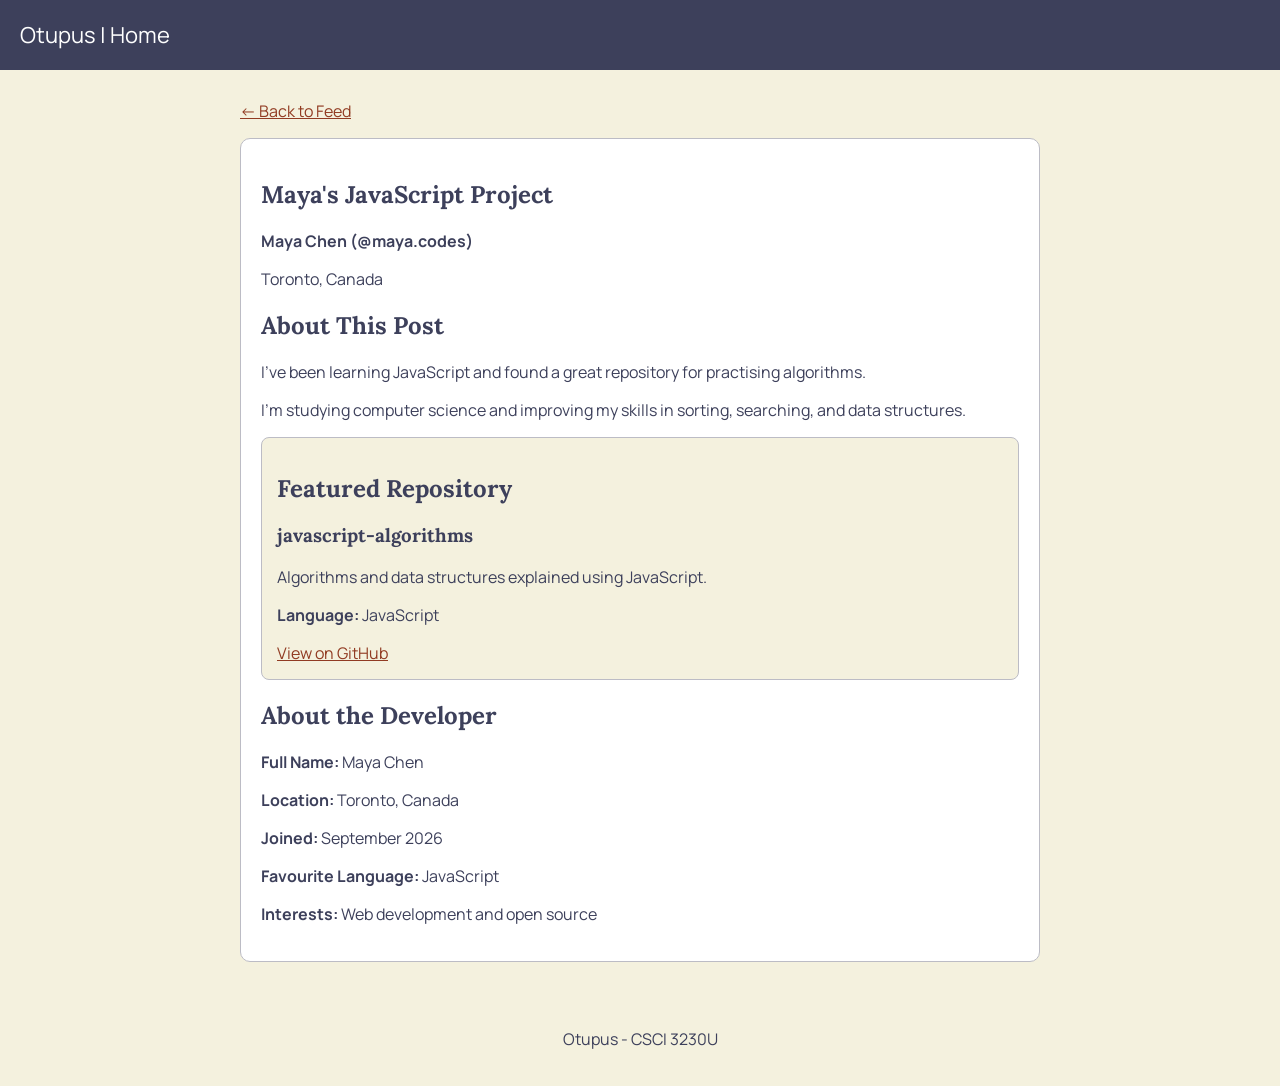
<file: html_prototype/demo/detailed-post.html>
<!doctype html>
<html lang="en">
  <head>
    <meta charset="UTF-8" />
    <meta name="viewport" content="width=device-width, initial-scale=1" />
    <title>Otupus - Full Post</title>
    <link rel="stylesheet" href="style.css" />
  </head>
  <body>
    <!-- website menu -->
    <header>
      <nav aria-label="Main navigation">
        <a href="homepage.html">Otupus | Home</a>
      </nav>
    </header>

    <main>
      <!-- this returns to homepage.html -->
      <p><a href="homepage.html">← Back to Feed</a></p>

      <!-- full developer post -->
      <article>
        <h1>Maya's JavaScript Project</h1>
        <p><strong>Maya Chen (@maya.codes)</strong></p>
        <p>Toronto, Canada</p>

        <h2>About This Post</h2>
        <p>
          I've been learning JavaScript and found a great repository for
          practising algorithms.
        </p>
        <p>
          I'm studying computer science and improving my skills in sorting,
          searching, and data structures.
        </p>

        <!-- github repository details -->
        <section>
          <h2>Featured Repository</h2>
          <h3>javascript-algorithms</h3>
          <p>Algorithms and data structures explained using JavaScript.</p>
          <p><strong>Language:</strong> JavaScript</p>
          <a href="https://github.com/trekhleb/javascript-algorithms"
            >View on GitHub</a
          >
        </section>

        <!-- fictional developer details -->
        <h2>About the Developer</h2>
        <p><strong>Full Name:</strong> Maya Chen</p>
        <p><strong>Location:</strong> Toronto, Canada</p>
        <p><strong>Joined:</strong> September 2026</p>
        <p><strong>Favourite Language:</strong> JavaScript</p>
        <p><strong>Interests:</strong> Web development and open source</p>
      </article>
    </main>

    <!-- bottom of website -->
    <footer>
      <p>Otupus - CSCI 3230U</p>
    </footer>
  </body>
</html>
</file>
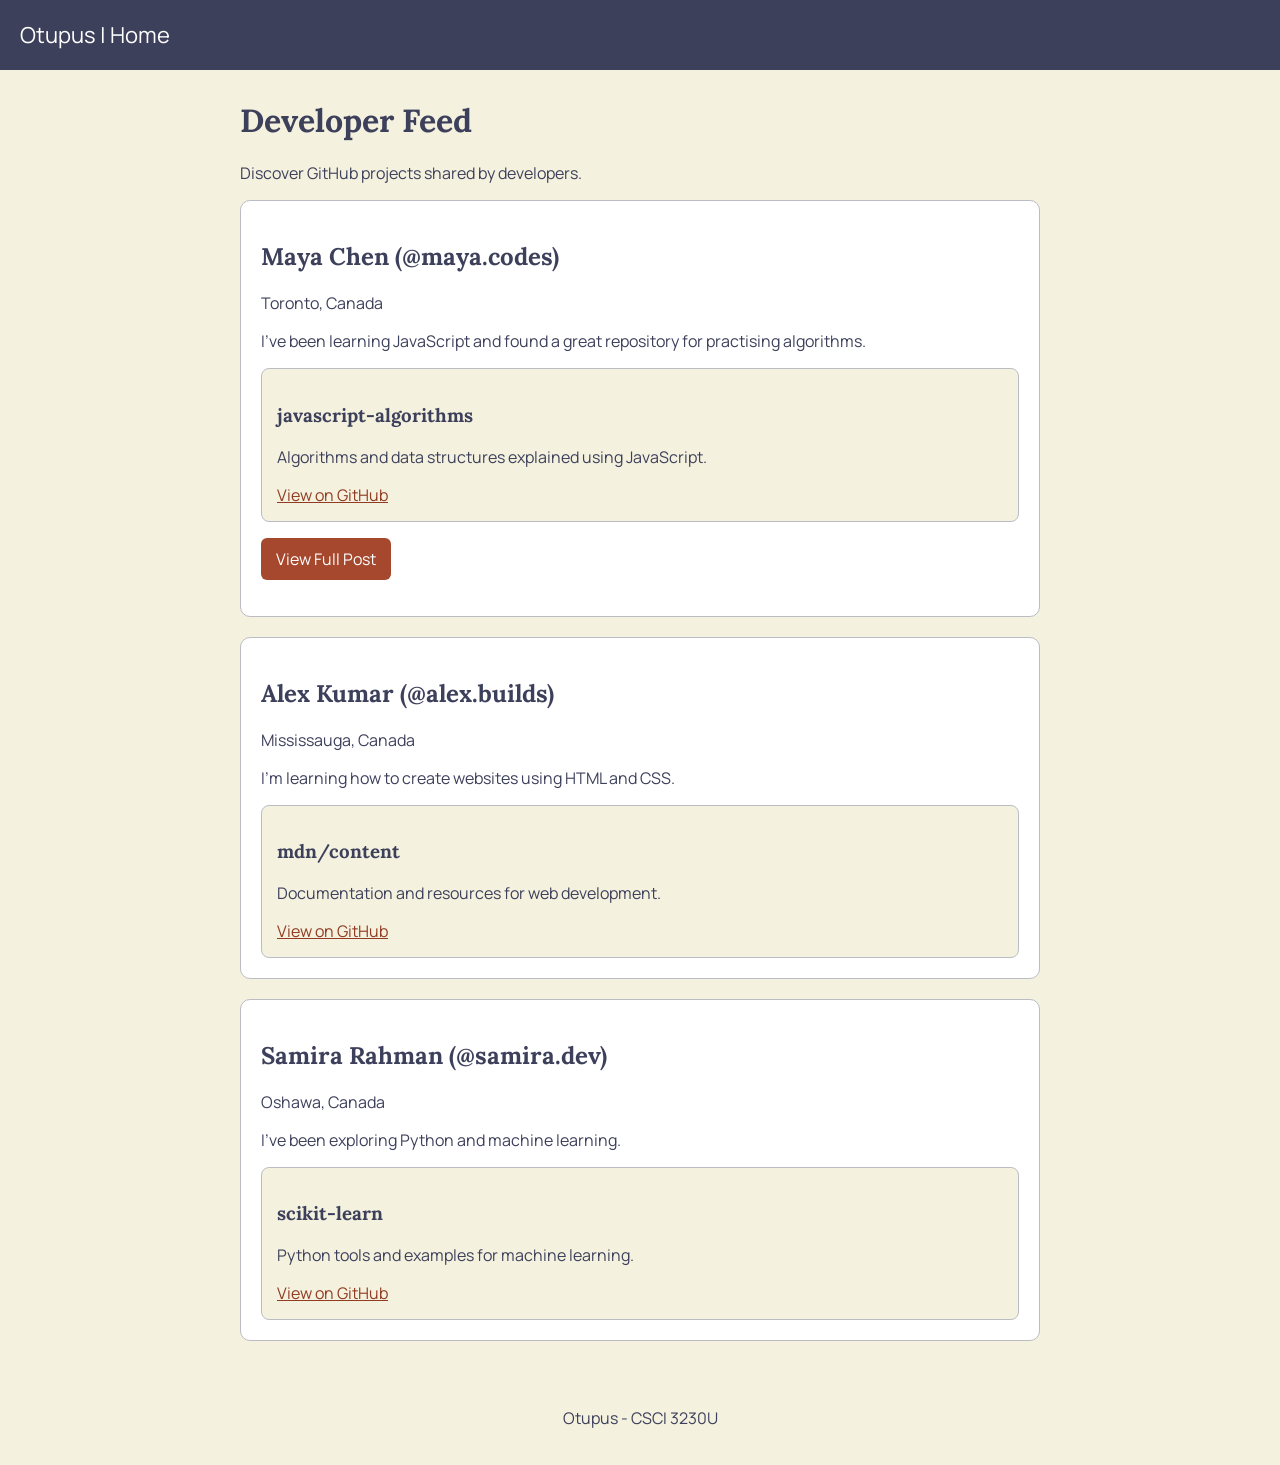
<file: html_prototype/demo/homepage.html>
<!doctype html>
<html lang="en">
  <head>
    <meta charset="UTF-8" />
    <meta name="viewport" content="width=device-width, initial-scale=1" />
    <title>Otupus - Home</title>
    <link rel="stylesheet" href="style.css" />
  </head>
  <body>
    <!-- website menu -->
    <header>
      <nav aria-label="Main navigation">
        <a href="homepage.html">Otupus | Home</a>
      </nav>
    </header>

    <main>
      <h1>Developer Feed</h1>
      <p>Discover GitHub projects shared by developers.</p>

      <!-- first developer post -->
      <article>
        <h2>Maya Chen (@maya.codes)</h2>
        <p>Toronto, Canada</p>
        <p>
          I've been learning JavaScript and found a great repository for
          practising algorithms.
        </p>

        <section>
          <h3>javascript-algorithms</h3>
          <p>Algorithms and data structures explained using JavaScript.</p>
          <a href="https://github.com/trekhleb/javascript-algorithms"
            >View on GitHub</a
          >
        </section>

        <!-- this opens detailed-post.html -->
        <p><a class="button" href="detailed-post.html">View Full Post</a></p>
      </article>

      <!-- second developer post -->
      <article>
        <h2>Alex Kumar (@alex.builds)</h2>
        <p>Mississauga, Canada</p>
        <p>I'm learning how to create websites using HTML and CSS.</p>

        <section>
          <h3>mdn/content</h3>
          <p>Documentation and resources for web development.</p>
          <a href="https://github.com/mdn/content">View on GitHub</a>
        </section>
      </article>

      <!-- third developer post -->
      <article>
        <h2>Samira Rahman (@samira.dev)</h2>
        <p>Oshawa, Canada</p>
        <p>I've been exploring Python and machine learning.</p>

        <section>
          <h3>scikit-learn</h3>
          <p>Python tools and examples for machine learning.</p>
          <a href="https://github.com/scikit-learn/scikit-learn"
            >View on GitHub</a
          >
        </section>
      </article>
    </main>

    <!-- bottom of website -->
    <footer>
      <p>Otupus - CSCI 3230U</p>
    </footer>
  </body>
</html>
</file>
<file: html_prototype/demo/style.css>
/* website font */
@import url("https://fonts.googleapis.com/css2?family=Lora:wght@400;700&family=Manrope:wght@400;600&display=swap");

/* page background text and font */
body {
  margin: 0;
  background: #f4f1de;
  color: #3d405b;
  font-family: "Manrope", sans-serif;
}

/* heading font */
h1,
h2,
h3 {
  font-family: "Lora", serif;
}

/* top navigation */
header {
  background: #3d405b;
  padding: 20px;
}

nav a {
  color: white;
  font-size: 22px;
  text-decoration: none;
}

/* main page width */
main {
  max-width: 800px;
  margin: 30px auto;
  padding: 0 20px;
}

/* developer post boxes */
article {
  background: white;
  border: 1px solid #bcbcc5;
  border-radius: 10px;
  padding: 20px;
  margin-bottom: 20px;
}

/* github repository boxes */
section {
  background: #f4f1de;
  border: 1px solid #bcbcc5;
  padding: 15px;
  border-radius: 8px;
}

/* regular links */
a {
  color: #913b22;
}

/* keep menu links white */
nav a {
  color: white;
}

/* full post button */
.button {
  display: inline-block;
  padding: 10px 15px;
  background: #a5482d;
  color: white;
  text-decoration: none;
  border-radius: 6px;
}

/* keyboard focus */
a:focus-visible {
  outline: 3px solid #3d405b;
  outline-offset: 3px;
}

/* bottom footer */
footer {
  text-align: center;
  padding: 20px;
}
</file>
